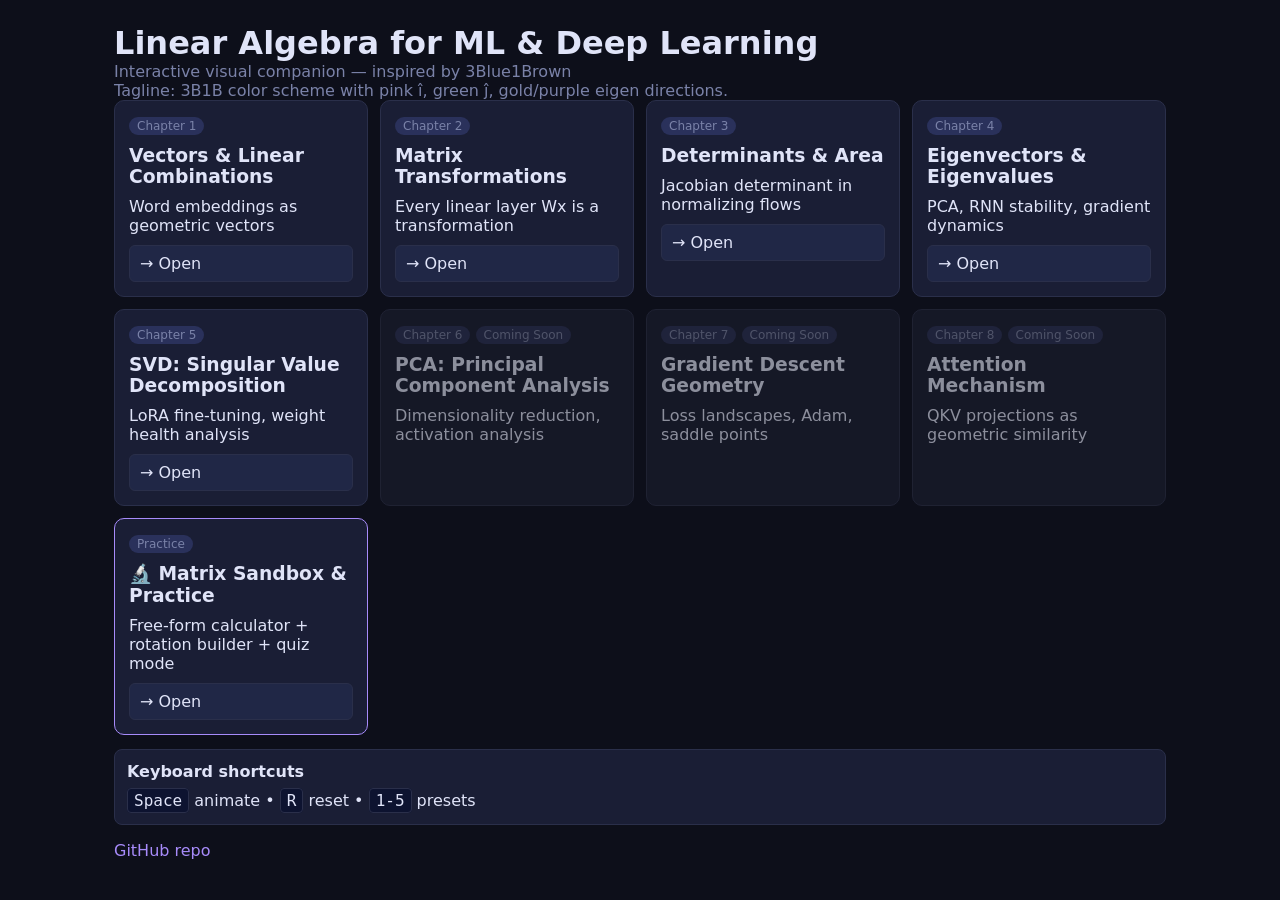
<file: index.html>
<!doctype html><html lang="en"><head><meta charset="UTF-8"><meta name="viewport" content="width=device-width, initial-scale=1.0"><title>Linear Algebra for ML & DL</title><link rel="stylesheet" href="css/theme.css"><link rel="stylesheet" href="css/components.css"><style>main{max-width:1100px;margin:auto;padding:24px}h1{font-size:2rem}.hero p{color:var(--text-dim)}.kbd{font-family:var(--font-mono);background:#0d1330;border:1px solid var(--border);padding:2px 6px;border-radius:4px}</style></head><body><main><section class="hero"><h1>Linear Algebra for ML & Deep Learning</h1><p>Interactive visual companion — inspired by 3Blue1Brown</p><p>Tagline: 3B1B color scheme with pink î, green ĵ, gold/purple eigen directions.</p></section><section id="grid" class="chapter-grid"></section><section class="panel" style="margin-top:14px"><div class="panel-title">Keyboard shortcuts</div><div class="narration"><span class="kbd">Space</span> animate • <span class="kbd">R</span> reset • <span class="kbd">1-5</span> presets</div></section><footer style="margin-top:16px"><a href="https://github.com/armaan-hub/Machine_Deep_Learning" target="_blank">GitHub repo</a></footer></main><script>
const chapters = [
  { n:1, title:'Vectors & Linear Combinations', file:'chapters/ch1-vectors-linear-combinations.html', punchline:'Word embeddings as geometric vectors', status:'live' },
  { n:2, title:'Matrix Transformations', file:'chapters/ch2-matrix-transformations.html', punchline:'Every linear layer Wx is a transformation', status:'live' },
  { n:3, title:'Determinants & Area', file:'chapters/ch3-determinants-area.html', punchline:'Jacobian determinant in normalizing flows', status:'live' },
  { n:4, title:'Eigenvectors & Eigenvalues', file:'chapters/ch4-eigenvectors-eigenvalues.html', punchline:'PCA, RNN stability, gradient dynamics', status:'live' },
  { n:5, title:'SVD: Singular Value Decomposition', file:'chapters/ch5-svd.html', punchline:'LoRA fine-tuning, weight health analysis', status:'live' },
  { n:6, title:'PCA: Principal Component Analysis', file:'#', punchline:'Dimensionality reduction, activation analysis', status:'coming' },
  { n:7, title:'Gradient Descent Geometry', file:'#', punchline:'Loss landscapes, Adam, saddle points', status:'coming' },
  { n:8, title:'Attention Mechanism', file:'#', punchline:'QKV projections as geometric similarity', status:'coming' },
];
const grid=document.getElementById('grid');
chapters.forEach(ch=>{const card=document.createElement('article');card.className='chapter-card'+(ch.status==='coming'?' coming-soon':'');card.innerHTML=`<div><span class="badge">Chapter ${ch.n}</span> ${ch.status==='coming'?'<span class="badge">Coming Soon</span>':''}</div><h3>${ch.title}</h3><p>${ch.punchline}</p>`;if(ch.status==='live'){const a=document.createElement('a');a.href=ch.file;a.className='btn';a.textContent='→ Open';card.appendChild(a);}grid.appendChild(card);});
// Sandbox card (special accent)
const sandboxCard = document.createElement('article');
sandboxCard.className = 'chapter-card';
sandboxCard.style.borderColor = '#a78bfa';
sandboxCard.innerHTML = `<div><span class="badge">Practice</span></div><h3>🔬 Matrix Sandbox & Practice</h3><p>Free-form calculator + rotation builder + quiz mode</p>`;
const sandboxLink = document.createElement('a');
sandboxLink.href = 'chapters/sandbox.html';
sandboxLink.className = 'btn';
sandboxLink.textContent = '→ Open';
sandboxCard.appendChild(sandboxLink);
grid.appendChild(sandboxCard);
</script></body></html>
</file>
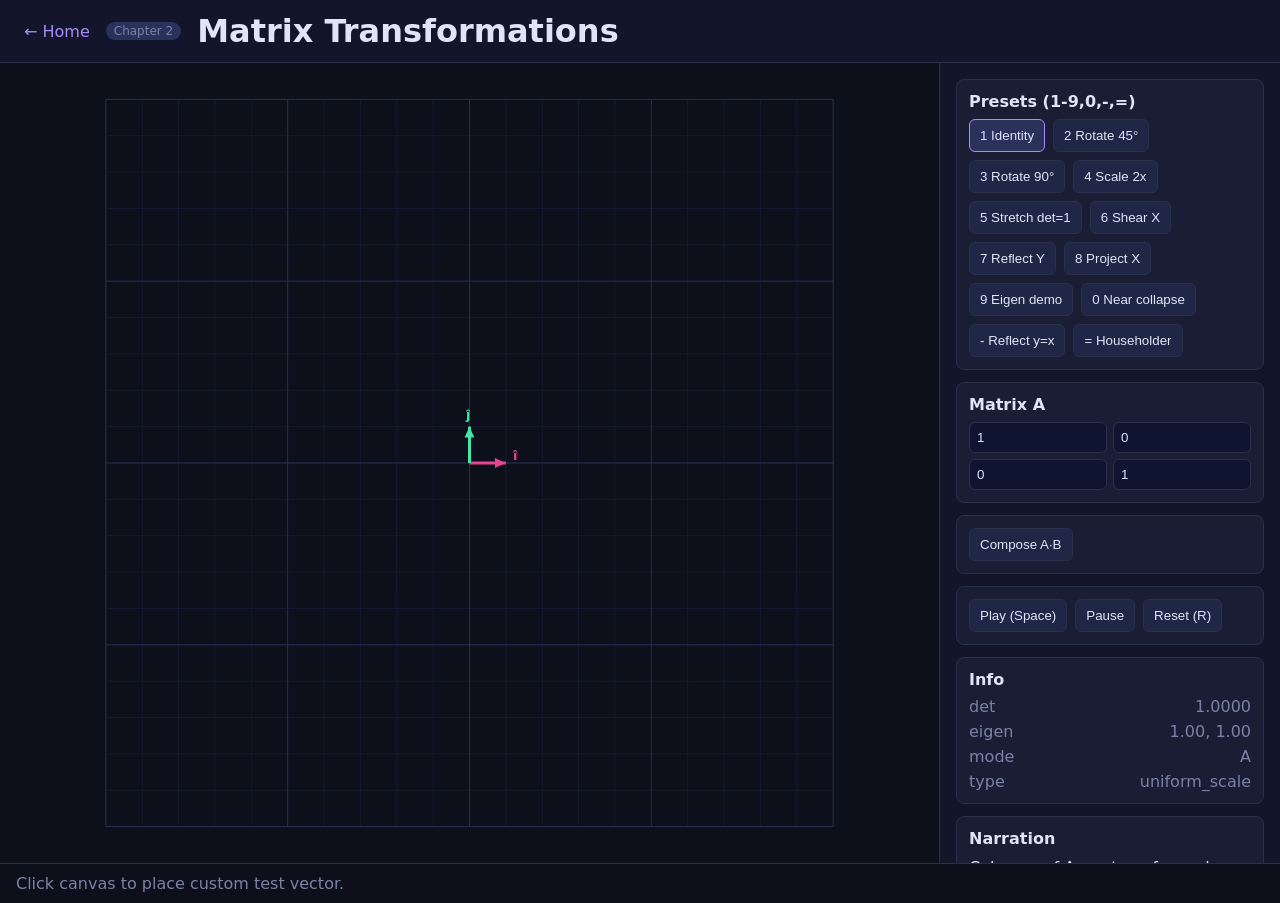
<file: chapters/ch2-matrix-transformations.html>
<!doctype html><html lang="en"><head>
<meta charset="UTF-8"/><meta name="viewport" content="width=device-width, initial-scale=1.0"/>
<title>Ch2 — Matrix Transformations</title>
<link rel="stylesheet" href="../css/theme.css"><link rel="stylesheet" href="../css/layout.css"><link rel="stylesheet" href="../css/components.css"></head><body>
<div class="chapter-shell"><header class="chapter-header"><a href="../index.html">← Home</a><span class="badge">Chapter 2</span><h1>Matrix Transformations</h1></header>
<main class="chapter-main"><section class="canvas-area"><canvas id="c"></canvas></section><aside class="sidebar">
<div class="panel"><div class="panel-title">Presets (1-9,0,-,=)</div><div id="presets" class="preset-bar"></div></div>
<div class="panel"><div class="panel-title">Matrix A</div><div class="input-grid" id="aGrid"></div></div>
<div class="panel"><button class="btn" id="composeToggle">Compose A·B</button><div id="composeBox" hidden><div class="panel-title" style="margin-top:8px">Matrix B</div><div class="input-grid" id="bGrid"></div></div></div>
<div class="panel"><div class="transport-bar"><button class="btn" id="play">Play (Space)</button><button class="btn" id="pause">Pause</button><button class="btn" id="reset">Reset (R)</button></div></div>
<div class="panel"><div class="panel-title">Info</div><div id="info" class="info-grid"></div></div>
<div class="panel"><div class="panel-title">Narration</div><div id="narr" class="narration"></div></div>
<div class="panel dl-panel"><div class="panel-title" id="dlh"></div><div id="dlc" class="narration"></div><pre class="code-block" id="dlcode"></pre></div>
<div class="panel exercise-panel"><div class="panel-title">Predict then reveal</div><div id="exercise"></div></div>
</aside></main><footer>Click canvas to place custom test vector.</footer></div>
<script src="../js/math-core.js"></script><script src="../js/renderer.js"></script><script src="../js/animation.js"></script><script src="../js/dl-annotations.js"></script><script src="../js/ui-shared.js"></script>
<script>
(()=>{
const canvas=document.getElementById('c');const r=new CanvasRenderer(canvas);
const C45=Math.cos(Math.PI/4),S45=Math.sin(Math.PI/4);
const presets=[[[1,0],[0,1]],[[C45,-S45],[S45,C45]],[[0,-1],[1,0]],[[2,0],[0,2]],[[2,0],[0,0.5]],[[1,1],[0,1]],[[-1,0],[0,1]],[[1,0],[0,0]],[[3,1],[0,2]],[[1,0],[0,0.01]],[[0,1],[1,0]],[[1-2*0.6*0.6,-2*0.6*0.8],[-2*0.6*0.8,1-2*0.8*0.8]]];
const names=['Identity','Rotate 45°','Rotate 90°','Scale 2x','Stretch det=1','Shear X','Reflect Y','Project X','Eigen demo','Near collapse','Reflect y=x','Householder'];
const keyMap=['1','2','3','4','5','6','7','8','9','0','-','='];
const s={A:[[1,0],[0,1]],B:[[1,0],[0,1]],compose:false,preset:0,prog:1,testVec:null,tween:null};
const ui={presets:document.getElementById('presets'),aGrid:document.getElementById('aGrid'),bGrid:document.getElementById('bGrid'),composeToggle:document.getElementById('composeToggle'),composeBox:document.getElementById('composeBox'),info:document.getElementById('info'),narr:document.getElementById('narr')};
function M(){return s.compose?MathCore.multiply(s.A,s.B):s.A;}
function drawInputs(el,m){el.innerHTML='';for(let i=0;i<2;i++)for(let j=0;j<2;j++){const inp=document.createElement('input');inp.className='m-input';inp.type='number';inp.step='0.01';inp.value=m[i][j];inp.oninput=()=>{m[i][j]=Number(inp.value)||0;s.preset=-1;save();updateExercise();};el.appendChild(inp);}}
function refreshPresets(){ui.presets.innerHTML='';presets.forEach((p,i)=>{const b=document.createElement('button');b.className='preset-btn'+(i===s.preset?' active':'');b.textContent=`${keyMap[i]} ${names[i]}`;b.onclick=()=>loadPreset(i);ui.presets.appendChild(b);});}
function loadPreset(i){s.preset=i;s.A=MathCore.clone(presets[i]);drawInputs(ui.aGrid,s.A);save();updateExercise();refreshPresets();}
function play(){if(s.tween)s.tween.stop();s.prog=0;s.tween=AnimationEngine.tween({duration:1200,onUpdate:e=>s.prog=e,onComplete:()=>s.prog=1});s.tween.play();}
function pause(){if(s.tween)s.tween.pause();}
function reset(){if(s.tween)s.tween.stop();s.prog=0;}
function render(){
  const mat=MathCore.interpolateMatrix(M(),s.prog,2);const eig=MathCore.eigen2(M());
  r.clear();r.drawGrid([[1,0],[0,1]],{ghost:true});r.drawGrid(mat);r.drawArrow([0,0],MathCore.multiplyVec(mat,[1,0]),'#e84393','î',3);r.drawArrow([0,0],MathCore.multiplyVec(mat,[0,1]),'#43e8a8','ĵ',3);
  if(s.testVec){const t=s.testVec,tx=MathCore.multiplyVec(mat,t);r.drawArrow([0,0],t,'#7a82a8','x',2);r.drawArrow([0,0],tx,'#a78bfa','Mx',3);r.drawDot(t,'#7a82a8',4);r.drawDot(tx,'#a78bfa',5);} 
  const det=MathCore.det2(M()); ui.info.innerHTML='';[['det',det.toFixed(4)],['eigen',eig.complex?eig.display[0]:eig.display.join(', ')],['mode',s.compose?'A·B':'A'],['type',DLAnnotations.classify(M(),eig).type]].forEach(([k,v])=>{const d=document.createElement('div');d.className='info-item';d.innerHTML=`<span>${k}</span><span>${v}</span>`;ui.info.appendChild(d)});
  ui.narr.textContent=s.compose?'Composition active: apply B then A. Order matters (non-commutative).':'Columns of A are transformed basis vectors.';
  const ann=DLAnnotations.classify(M(),eig);document.getElementById('dlh').textContent=ann.headline;document.getElementById('dlc').textContent=ann.dlConnection;document.getElementById('dlcode').textContent=ann.pytorch;
}
canvas.addEventListener('click',e=>{const rect=canvas.getBoundingClientRect();s.testVec=r.toWorld(e.clientX-rect.left,e.clientY-rect.top);save();});
ui.composeToggle.onclick=()=>{s.compose=!s.compose;ui.composeBox.hidden=!s.compose;ui.composeToggle.classList.toggle('active',s.compose);save();};
document.getElementById('play').onclick=play;document.getElementById('pause').onclick=pause;document.getElementById('reset').onclick=reset;
function updateExercise(){const d=MathCore.det2(M());const idx=Math.abs(d)<1e-8?2:(d>0?0:1);UIShared.createPredictReveal(document.getElementById('exercise'),'Will det(M) be positive, negative, or zero?',['Positive','Negative','Zero'],idx,`det=${d.toFixed(4)}`);}
function save(){UIShared.saveHash('ch2',{A:s.A,B:s.B,c:s.compose,p:s.preset,t:s.testVec});}
function load(){const h=UIShared.loadHash('ch2');if(!h)return; if(h.A)s.A=h.A;if(h.B)s.B=h.B;if(h.p!==undefined)s.preset=h.p;s.compose=!!h.c;s.testVec=h.t||null;ui.composeBox.hidden=!s.compose;ui.composeToggle.classList.toggle('active',s.compose);} 
UIShared.setupKeyboardShortcuts({Space:play,R:reset,1:()=>loadPreset(0),2:()=>loadPreset(1),3:()=>loadPreset(2),4:()=>loadPreset(3),5:()=>loadPreset(4),6:()=>loadPreset(5),7:()=>loadPreset(6),8:()=>loadPreset(7),9:()=>loadPreset(8),0:()=>loadPreset(9),'-':()=>loadPreset(10),'=':()=>loadPreset(11)});
load();drawInputs(ui.aGrid,s.A);drawInputs(ui.bGrid,s.B);refreshPresets();updateExercise();AnimationEngine.add(render);window.addEventListener('resize',()=>r.resize());
})();
</script></body></html>
</file>
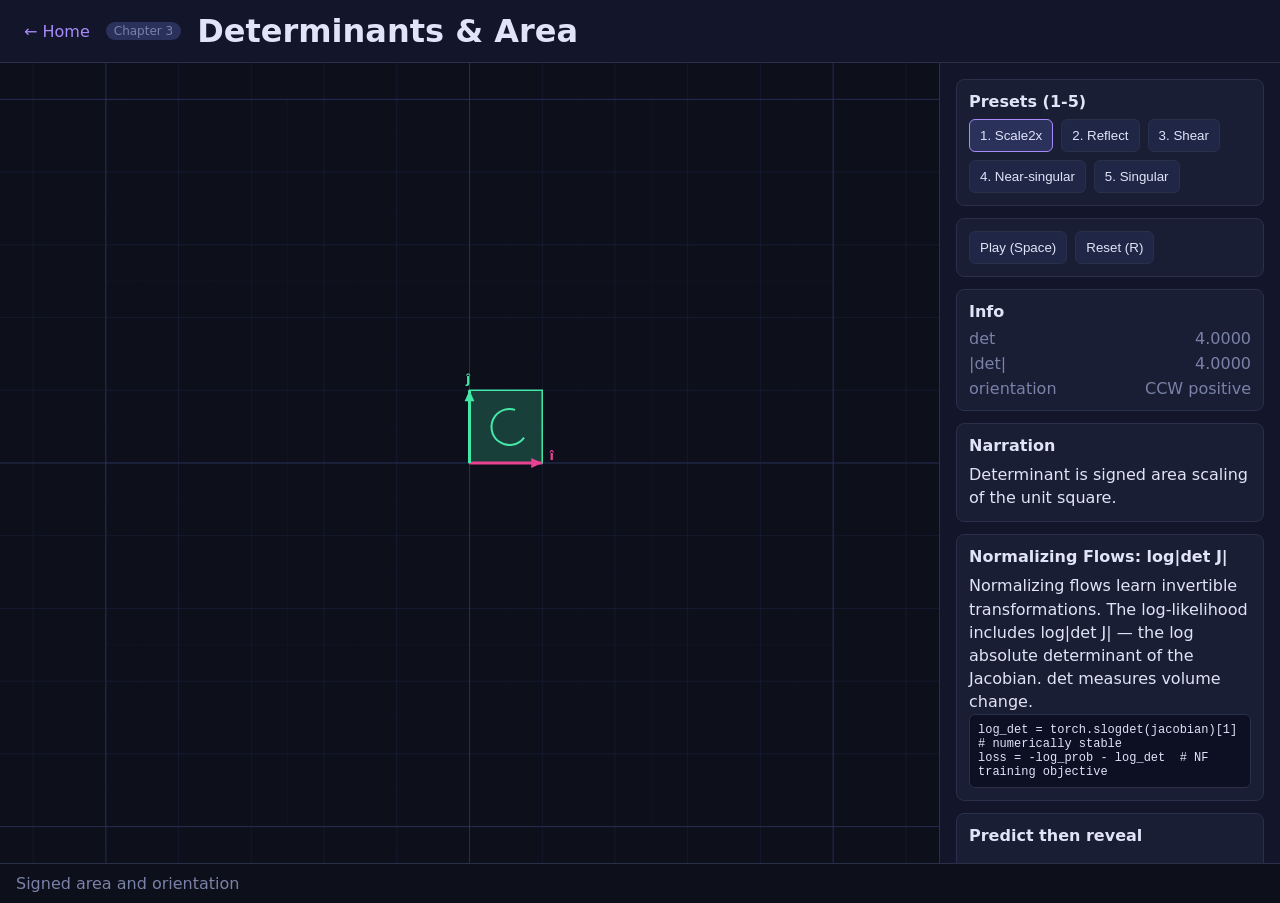
<file: chapters/ch3-determinants-area.html>
<!doctype html><html lang="en"><head><meta charset="UTF-8"><meta name="viewport" content="width=device-width, initial-scale=1.0"><title>Ch3 — Determinants</title><link rel="stylesheet" href="../css/theme.css"><link rel="stylesheet" href="../css/layout.css"><link rel="stylesheet" href="../css/components.css"></head><body>
<div class="chapter-shell"><header class="chapter-header"><a href="../index.html">← Home</a><span class="badge">Chapter 3</span><h1>Determinants & Area</h1></header><main class="chapter-main"><section class="canvas-area"><canvas id="c"></canvas></section><aside class="sidebar"><div class="panel"><div class="panel-title">Presets (1-5)</div><div id="presets" class="preset-bar"></div></div><div class="panel"><div class="transport-bar"><button id="play" class="btn">Play (Space)</button><button id="reset" class="btn">Reset (R)</button></div></div><div class="panel"><div class="panel-title">Info</div><div id="info" class="info-grid"></div></div><div class="panel"><div class="panel-title">Narration</div><div id="narr" class="narration"></div></div><div class="panel dl-panel"><div class="panel-title" id="dlh"></div><div id="dlc" class="narration"></div><pre class="code-block" id="dlcode"></pre></div><div class="panel exercise-panel"><div class="panel-title">Predict then reveal</div><div id="exercise"></div></div></aside></main><footer>Signed area and orientation</footer></div>
<script src="../js/math-core.js"></script><script src="../js/renderer.js"></script><script src="../js/animation.js"></script><script src="../js/dl-annotations.js"></script><script src="../js/ui-shared.js"></script>
<script>
(()=>{const c=document.getElementById('c'),r=new CanvasRenderer(c);const P=[{n:'Scale2x',M:[[2,0],[0,2]]},{n:'Reflect',M:[[-1,0],[0,1]]},{n:'Shear',M:[[1,1],[0,1]]},{n:'Near-singular',M:[[1,0],[0,0.08]]},{n:'Singular',M:[[1,0],[0,0]]}];const s={p:0,M:P[0].M,t:1};function setP(i){s.p=i;s.M=MathCore.clone(P[i].M);s.t=0;renderBtns();updEx();save();}
function renderBtns(){const el=document.getElementById('presets');el.innerHTML='';P.forEach((p,i)=>{const b=document.createElement('button');b.className='preset-btn'+(i===s.p?' active':'');b.textContent=`${i+1}. ${p.n}`;b.onclick=()=>setP(i);el.appendChild(b);});}
function play(){AnimationEngine.tween({duration:s.p===4?1500:1000,onUpdate:e=>s.t=e}).play();} function reset(){s.t=0;}
function orientArrow(det){const ctx=r.ctx,[x,y]=r.toScreen([0,0]);ctx.save();ctx.strokeStyle=det>0?'#43e8a8':det<0?'#e84393':'#aaa';ctx.lineWidth=2;ctx.beginPath();ctx.arc(x+40,y-36,18,0.2*Math.PI,1.6*Math.PI,det<0);ctx.stroke();ctx.restore();}
function draw(){const M=MathCore.interpolateMatrix(s.M,s.t,2),det=MathCore.det2(M);r.clear();r.drawGrid([[1,0],[0,1]],{ghost:true});r.drawGrid(M);const p0=[0,0],p1=MathCore.multiplyVec(M,[1,0]),p2=MathCore.multiplyVec(M,[1,1]),p3=MathCore.multiplyVec(M,[0,1]);const fill=Math.abs(det)<1e-3?'rgba(170,170,170,.3)':det>0?'rgba(67,232,168,.22)':'rgba(232,67,147,.22)';r.drawPolygon([p0,p1,p2,p3],fill,det>0?'#43e8a8':det<0?'#e84393':'#888');r.drawArrow([0,0],p1,'#e84393','î',3);r.drawArrow([0,0],p3,'#43e8a8','ĵ',3);orientArrow(det);const info=document.getElementById('info');info.innerHTML='';[['det',det.toFixed(4)],['|det|',Math.abs(det).toFixed(4)],['orientation',Math.abs(det)<1e-5?'collapse':det>0?'CCW positive':'CW flipped']].forEach(([k,v])=>{const d=document.createElement('div');d.className='info-item';d.innerHTML=`<span>${k}</span><span>${v}</span>`;info.appendChild(d)});document.getElementById('narr').textContent=Math.abs(det)<1e-5?'Area collapses to a line segment.':'Determinant is signed area scaling of the unit square.';}
function updEx(){const d=MathCore.det2(s.M);const idx=Math.abs(d)<1e-8?4:(d<0?3:(Math.abs(Math.abs(d)-1)<1e-4?2:(d>1?0:1)));UIShared.createPredictReveal(document.getElementById('exercise'),'Will area increase, decrease, stay the same, flip orientation, or collapse?',['Increase','Decrease','Stay the same','Flip orientation','Collapse'],idx,`det=${d.toFixed(3)}`);}
function save(){UIShared.saveHash('ch3',{p:s.p,t:s.t});}function load(){const h=UIShared.loadHash('ch3');if(!h)return; if(h.p>=0&&h.p<5){s.p=h.p;s.M=MathCore.clone(P[s.p].M);} s.t=h.t??1;}
document.getElementById('play').onclick=play;document.getElementById('reset').onclick=reset;UIShared.setupKeyboardShortcuts({Space:play,R:reset,1:()=>setP(0),2:()=>setP(1),3:()=>setP(2),4:()=>setP(3),5:()=>setP(4)});
const ann=DLAnnotations.get('jacobian_logdet');document.getElementById('dlh').textContent=ann.headline;document.getElementById('dlc').textContent=ann.dlConnection;document.getElementById('dlcode').textContent=ann.pytorch;load();renderBtns();updEx();AnimationEngine.add(draw);
})();
</script></body></html>
</file>
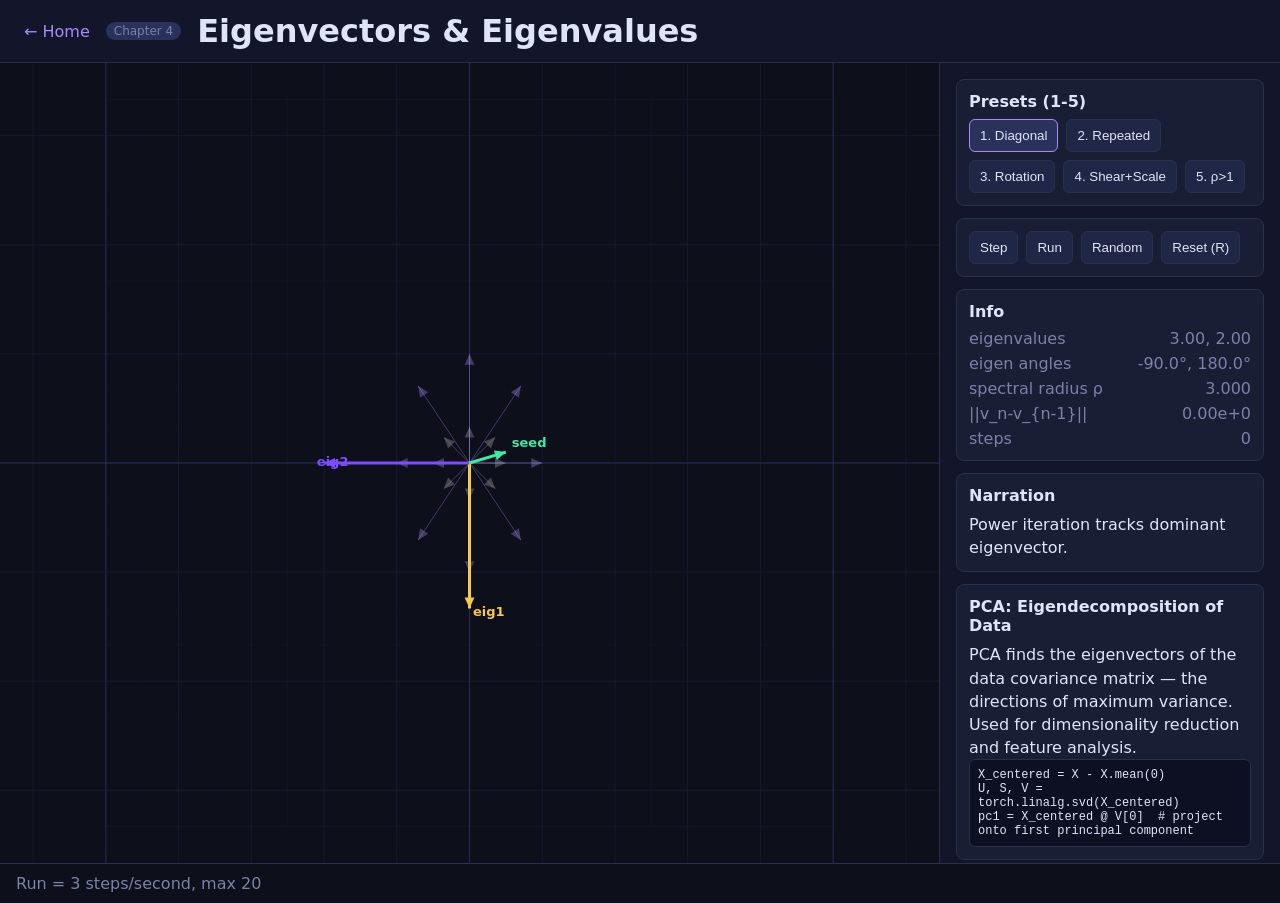
<file: chapters/ch4-eigenvectors-eigenvalues.html>
<!doctype html><html lang="en"><head><meta charset="UTF-8"><meta name="viewport" content="width=device-width, initial-scale=1.0"><title>Ch4 — Eigenvectors</title><link rel="stylesheet" href="../css/theme.css"><link rel="stylesheet" href="../css/layout.css"><link rel="stylesheet" href="../css/components.css"></head><body>
<div class="chapter-shell"><header class="chapter-header"><a href="../index.html">← Home</a><span class="badge">Chapter 4</span><h1>Eigenvectors & Eigenvalues</h1></header><main class="chapter-main"><section class="canvas-area"><canvas id="c"></canvas></section><aside class="sidebar"><div class="panel"><div class="panel-title">Presets (1-5)</div><div id="presets" class="preset-bar"></div></div><div class="panel"><div class="transport-bar"><button id="step" class="btn">Step</button><button id="run" class="btn">Run</button><button id="rand" class="btn">Random</button><button id="reset" class="btn">Reset (R)</button></div></div><div class="panel"><div class="panel-title">Info</div><div id="info" class="info-grid"></div></div><div class="panel"><div class="panel-title">Narration</div><div id="narr" class="narration"></div></div><div class="panel dl-panel"><div class="panel-title" id="dlh"></div><div id="dlc" class="narration"></div><pre class="code-block" id="dlcode"></pre></div><div class="panel exercise-panel"><div class="panel-title">Predict then reveal</div><div id="exercise"></div></div></aside></main><footer>Run = 3 steps/second, max 20</footer></div>
<script src="../js/math-core.js"></script><script src="../js/renderer.js"></script><script src="../js/animation.js"></script><script src="../js/dl-annotations.js"></script><script src="../js/ui-shared.js"></script>
<script>
(()=>{const c=document.getElementById('c'),r=new CanvasRenderer(c);const P=[[[2,0],[0,3]],[[2,0],[0,2]],[[0,-1],[1,0]],[[3,1],[0,2]],[[1.5,0],[0,0.5]]];const s={p:0,M:P[0],fan:Array.from({length:8},(_,i)=>[Math.cos(i*Math.PI/4),Math.sin(i*Math.PI/4)]),seed:[1,.3],prev:[1,.3],conv:0,n:0,timer:null};const labels=['Diagonal','Repeated','Rotation','Shear+Scale','ρ>1'];
function nm(v){const m=Math.hypot(v[0],v[1])||1;return[v[0]/m,v[1]/m]} function setP(i){s.p=i;s.M=MathCore.clone(P[i]);s.n=0;updDL();updEx();save();btns();}
function step(){s.prev=[...s.seed];s.seed=nm(MathCore.multiplyVec(s.M,s.seed));s.conv=Math.hypot(s.seed[0]-s.prev[0],s.seed[1]-s.prev[1]);s.n++;if(s.n>=20||s.conv<1e-4){clearInterval(s.timer);s.timer=null;}save();}
function run(){if(s.timer){clearInterval(s.timer);s.timer=null;return;}s.timer=setInterval(step,333);} function rand(){s.seed=nm([Math.random()*2-1,Math.random()*2-1]);} function reset(){clearInterval(s.timer);s.timer=null;s.seed=[1,.3];s.prev=[1,.3];s.conv=0;s.n=0;}
function btns(){const el=document.getElementById('presets');el.innerHTML='';labels.forEach((n,i)=>{const b=document.createElement('button');b.className='preset-btn'+(i===s.p?' active':'');b.textContent=`${i+1}. ${n}`;b.onclick=()=>setP(i);el.appendChild(b);});}
function draw(){const eig=MathCore.eigen2(s.M);r.clear();r.drawGrid([[1,0],[0,1]],{ghost:true});r.drawGrid(s.M);s.fan.forEach(v=>{r.drawArrow([0,0],v,'rgba(170,170,180,.35)','',1);r.drawArrow([0,0],MathCore.multiplyVec(s.M,v),'rgba(167,139,250,.35)','',1)});if(!eig.complex&&eig.vectors){if(eig.vectors[0]){const v=eig.vectors[0];r.drawArrow([0,0],[v[0]*4,v[1]*4],'#f7c948','eig1',3);}if(eig.vectors[1]&&!eig.repeated){const w=eig.vectors[1];r.drawArrow([0,0],[w[0]*4,w[1]*4],'#7c4dff','eig2',3);}}else{const [sx,sy]=r.toScreen([0,0]);r.ctx.fillStyle='#f7c948';r.ctx.fillText('No real eigenvectors',sx+12,sy-8);}r.drawArrow([0,0],s.seed,'#43e8a8','seed',3);const rho=Math.max(...eig.values.map(v=>Math.abs(v)));const info=document.getElementById('info');info.innerHTML='';[['eigenvalues',eig.complex?eig.display[0]:eig.display.join(', ')],['eigen angles',eig.complex?'none':eig.vectors.map(v=>v?((Math.atan2(v[1],v[0])*180/Math.PI).toFixed(1)+'°'):'-').join(', ')],['spectral radius ρ',rho.toFixed(3)],['||v_n-v_{n-1}||',s.conv.toExponential(2)],['steps',String(s.n)]].forEach(([k,v])=>{const d=document.createElement('div');d.className='info-item';d.innerHTML=`<span>${k}</span><span>${v}</span>`;info.appendChild(d)});document.getElementById('narr').textContent=eig.complex?'Complex eigenvalues: pure rotation has no real invariant line.':'Power iteration tracks dominant eigenvector.';}
function updDL(){const ann=(s.p===0||s.p===1)?DLAnnotations.get('pca'):DLAnnotations.get('spectral_radius');document.getElementById('dlh').textContent=ann.headline;document.getElementById('dlc').textContent=ann.dlConnection;document.getElementById('dlcode').textContent=ann.pytorch;}
function updEx(){const eig=MathCore.eigen2(s.M);const arrows=[[1,0],[Math.SQRT1_2,Math.SQRT1_2],[0,1],[-Math.SQRT1_2,Math.SQRT1_2]];let idx=0;if(!eig.complex&&eig.vectors&&eig.vectors[0]){let best=9;arrows.forEach((a,i)=>{const c=Math.abs(a[0]*eig.vectors[0][1]-a[1]*eig.vectors[0][0]);if(c<best){best=c;idx=i;}});}UIShared.createPredictReveal(document.getElementById('exercise'),'Which one stays on its own line?',['0°','45°','90°','135°'],idx,eig.complex?'No real eigenvector here.':'This direction aligns with an eigenvector.');}
function save(){UIShared.saveHash('ch4',{p:s.p,seed:s.seed,n:s.n});}function load(){const h=UIShared.loadHash('ch4');if(!h)return; if(h.p>=0&&h.p<5){s.p=h.p;s.M=MathCore.clone(P[s.p]);}if(h.seed)s.seed=h.seed;s.n=h.n||0;}
document.getElementById('step').onclick=step;document.getElementById('run').onclick=run;document.getElementById('rand').onclick=rand;document.getElementById('reset').onclick=reset;UIShared.setupKeyboardShortcuts({Space:run,R:reset,1:()=>setP(0),2:()=>setP(1),3:()=>setP(2),4:()=>setP(3),5:()=>setP(4)});
load();btns();updDL();updEx();AnimationEngine.add(draw);
})();
</script></body></html>
</file>
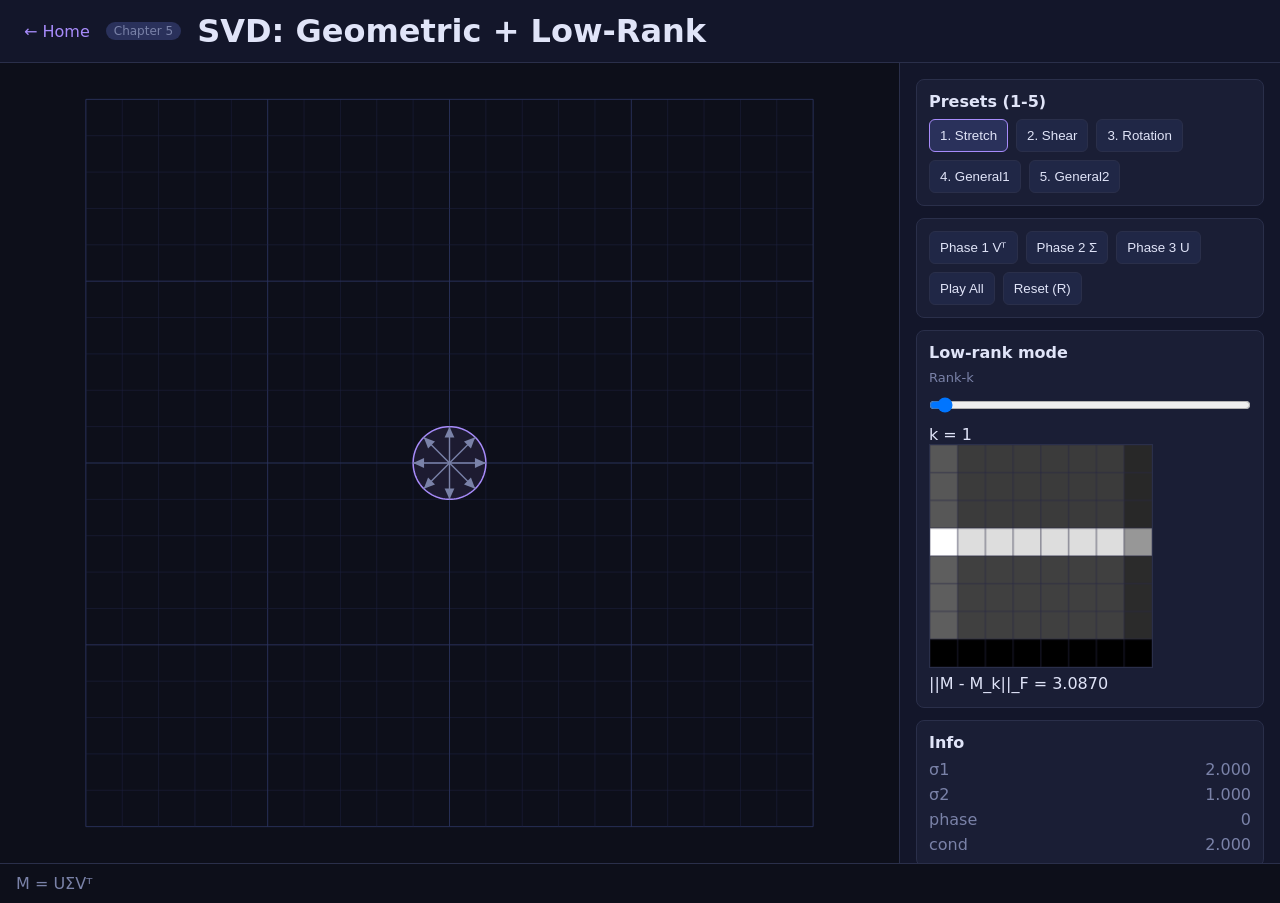
<file: chapters/ch5-svd.html>
<!doctype html><html lang="en"><head><meta charset="UTF-8"><meta name="viewport" content="width=device-width, initial-scale=1.0"><title>Ch5 — SVD</title><link rel="stylesheet" href="../css/theme.css"><link rel="stylesheet" href="../css/layout.css"><link rel="stylesheet" href="../css/components.css"><style>.dual{display:grid;grid-template-columns:1fr 380px;height:calc(100vh - 100px)}@media(max-width:900px){.dual{grid-template-columns:1fr;grid-template-rows:420px 1fr;height:auto}}</style></head><body>
<div class="chapter-shell"><header class="chapter-header"><a href="../index.html">← Home</a><span class="badge">Chapter 5</span><h1>SVD: Geometric + Low-Rank</h1></header><main class="dual"><section class="canvas-area"><canvas id="c"></canvas></section><aside class="sidebar"><div class="panel"><div class="panel-title">Presets (1-5)</div><div id="presets" class="preset-bar"></div></div><div class="panel"><div class="transport-bar"><button id="p1" class="btn">Phase 1 Vᵀ</button><button id="p2" class="btn">Phase 2 Σ</button><button id="p3" class="btn">Phase 3 U</button><button id="all" class="btn">Play All</button><button id="reset" class="btn">Reset (R)</button></div></div><div class="panel"><div class="panel-title">Low-rank mode</div><label>Rank-k</label><input id="k" type="range" min="1" max="8" step="1" value="1"><div id="kval"></div><canvas id="px" width="224" height="224" style="width:224px;height:224px;border:1px solid var(--border)"></canvas><div id="err" class="narration"></div></div><div class="panel"><div class="panel-title">Info</div><div id="info" class="info-grid"></div></div><div class="panel"><div class="panel-title">Narration</div><div id="narr" class="narration"></div></div><div class="panel dl-panel"><div class="panel-title" id="dlh"></div><div id="dlc" class="narration"></div><pre class="code-block" id="dlcode"></pre></div><div class="panel exercise-panel"><div class="panel-title">Predict then reveal</div><div id="exercise"></div></div></aside></main><footer>M = UΣVᵀ</footer></div>
<script src="../js/math-core.js"></script><script src="../js/renderer.js"></script><script src="../js/animation.js"></script><script src="../js/dl-annotations.js"></script><script src="../js/ui-shared.js"></script>
<script>
(()=>{const LETTER_A=[[0,0,0,1,1,0,0,0],[0,0,1,0,0,1,0,0],[0,1,0,0,0,0,1,0],[1,1,1,1,1,1,1,0],[1,0,0,0,0,0,0,1],[1,0,0,0,0,0,0,1],[1,0,0,0,0,0,0,1],[0,0,0,0,0,0,0,0]];const c=document.getElementById('c'),r=new CanvasRenderer(c);const P=[[[2,0],[0,1]],[[1,1],[0,1]],[[0,-1],[1,0]],[[1.2,0.3],[0.5,1.8]],[[-1,0.2],[0.3,1.4]]];const s={p:0,M:P[0],phase:0,t:1,S:[1,1],U:[[1,0],[0,1]],V:[[1,0],[0,1]],k:1,svd8:null};
function tr(A){return A[0].map((_,j)=>A.map(r=>r[j]))}function dot(a,b){return a.reduce((x,y,i)=>x+y*b[i],0)}function mv(A,v){return A.map(r=>dot(r,v))}function mm(A,B){const Bt=tr(B);return A.map(r=>Bt.map(c=>dot(r,c)))}function nm(v){const m=Math.sqrt(dot(v,v))||1;return v.map(x=>x/m)}function out(u,v){return u.map(ui=>v.map(vj=>ui*vj))}function sub(A,B){return A.map((r,i)=>r.map((x,j)=>x-B[i][j]))}
function svdPower(M,it=120){let R=M.map(r=>r.slice());const m=R.length,n=R[0].length,U=[],S=[],V=[];for(let k=0;k<Math.min(m,n);k++){let v=nm(Array.from({length:n},()=>Math.random()*2-1));for(let t=0;t<it;t++)v=nm(mv(mm(tr(R),R),v));let u=mv(R,v);let sigma=Math.sqrt(dot(u,u));if(sigma<1e-8){S.push(0);U.push(Array(m).fill(0));V.push(v);continue;}u=u.map(x=>x/sigma);S.push(sigma);U.push(u);V.push(v);R=sub(R,out(u,v).map(row=>row.map(x=>x*sigma)));}return{U:tr(U),S,V:tr(V)}}
function rk(svd,k){const m=svd.U.length,n=svd.V.length,o=Array.from({length:m},()=>Array(n).fill(0));for(let i=0;i<m;i++)for(let j=0;j<n;j++)for(let t=0;t<k;t++)o[i][j]+=svd.U[i][t]*svd.S[t]*svd.V[j][t];return o}
function frob(A,B){let s=0;for(let i=0;i<A.length;i++)for(let j=0;j<A[0].length;j++)s+=(A[i][j]-B[i][j])**2;return Math.sqrt(s)}
function drawPx(M){const x=document.getElementById('px').getContext('2d'),cell=28;x.clearRect(0,0,224,224);for(let i=0;i<8;i++)for(let j=0;j<8;j++){const v=Math.max(0,Math.min(1,M[i][j]));const g=Math.round(v*255);x.fillStyle=`rgb(${g},${g},${g})`;x.fillRect(j*cell,i*cell,cell,cell);x.strokeStyle='rgba(40,40,70,.5)';x.strokeRect(j*cell,i*cell,cell,cell)}}
function calc2(){const x=MathCore.svd2(s.M);s.S=x.S;s.U=x.U;s.V=x.V}
function setP(i){s.p=i;s.M=MathCore.clone(P[i]);s.phase=0;s.t=1;calc2();updEx();save();btns();}
function btns(){const el=document.getElementById('presets');el.innerHTML='';['Stretch','Shear','Rotation','General1','General2'].forEach((n,i)=>{const b=document.createElement('button');b.className='preset-btn'+(i===s.p?' active':'');b.textContent=`${i+1}. ${n}`;b.onclick=()=>setP(i);el.appendChild(b)});} 
function pbtn(ph){AnimationEngine.tween({duration:2000,onUpdate:e=>{s.phase=ph;s.t=e;},onComplete:()=>{s.phase=ph;s.t=1;if(ph===1)updEx();updDL();save();}}).play();}
function all(){AnimationEngine.multiPhaseAnimation([{duration:2000,onUpdate:e=>{s.phase=1;s.t=e;},onComplete:()=>{s.phase=1;s.t=1;updEx();}},{duration:2000,onUpdate:e=>{s.phase=2;s.t=e;},onComplete:()=>{s.phase=2;s.t=1;}},{duration:2000,onUpdate:e=>{s.phase=3;s.t=e;},onComplete:()=>{s.phase=3;s.t=1;updDL();save();}}]).start();}
function reset(){s.phase=0;s.t=1;}
function draw(){const I=[[1,0],[0,1]];const Vt=tr(s.V);const SVt=[[s.S[0]*Vt[0][0],s.S[0]*Vt[0][1]],[s.S[1]*Vt[1][0],s.S[1]*Vt[1][1]]];const froms=[I,I,Vt,SVt];const tos=[I,Vt,SVt,s.M];const Mi=MathCore.matLerp(froms[s.phase],tos[s.phase],s.t);r.clear();r.drawGrid([[1,0],[0,1]],{ghost:true});r.drawGrid(Mi);const pts=Array.from({length:100},(_,i)=>{const a=2*Math.PI*i/100;return[Math.cos(a),Math.sin(a)]}).map(p=>MathCore.multiplyVec(Mi,p));r.drawPolygon(pts,'rgba(167,139,250,.1)','#a78bfa');Array.from({length:8},(_,i)=>{const a=2*Math.PI*i/8;const v=[Math.cos(a),Math.sin(a)];r.drawArrow([0,0],MathCore.multiplyVec(Mi,v),'#7a82a8','',1.4)});if(s.phase>=2){const ang=Math.atan2(s.U[1][0],s.U[0][0]);r.drawEllipse(0,0,s.S[0],s.S[1],ang,'#f7c948',2);}const info=document.getElementById('info');info.innerHTML='';[['σ1',s.S[0].toFixed(3)],['σ2',s.S[1].toFixed(3)],['phase',String(s.phase)],['cond',s.S[1]>1e-9?(s.S[0]/s.S[1]).toFixed(3):'∞']].forEach(([k,v])=>{const d=document.createElement('div');d.className='info-item';d.innerHTML=`<span>${k}</span><span>${v}</span>`;info.appendChild(d)});document.getElementById('narr').textContent=s.phase===1?'V aligns input space with singular directions.':s.phase===2?`Σ scales: σ₁=${s.S[0].toFixed(2)}, σ₂=${s.S[1].toFixed(2)}`:s.phase===3?'U rotates into output space.':'Unit circle baseline.';}
function updEx(){const idx=s.S[0]>=s.S[1]?0:1;UIShared.createPredictReveal(document.getElementById('exercise'),'Which axis stretches more in Phase 2?',['Right-axis direction','Left-axis direction'],idx,`σ₁=${s.S[0].toFixed(2)}, σ₂=${s.S[1].toFixed(2)}`)}
function updLow(){if(!s.svd8)s.svd8=svdPower(LETTER_A,140);s.k=Number(document.getElementById('k').value);document.getElementById('kval').textContent='k = '+s.k;const mk=rk(s.svd8,s.k);drawPx(mk);document.getElementById('err').textContent=`||M - M_k||_F = ${frob(LETTER_A,mk).toFixed(4)}`;save();}
function updDL(){const a=s.phase<2?DLAnnotations.get('lora'):DLAnnotations.get('svd');document.getElementById('dlh').textContent=a.headline;document.getElementById('dlc').textContent=a.dlConnection;document.getElementById('dlcode').textContent=a.pytorch;}
function save(){UIShared.saveHash('ch5',{p:s.p,ph:s.phase,k:s.k});} function load(){const h=UIShared.loadHash('ch5');if(!h)return; if(h.p>=0&&h.p<5){s.p=h.p;s.M=MathCore.clone(P[s.p]);}s.phase=h.ph||0;s.k=h.k||1;document.getElementById('k').value=s.k;}
document.getElementById('p1').onclick=()=>pbtn(1);document.getElementById('p2').onclick=()=>pbtn(2);document.getElementById('p3').onclick=()=>pbtn(3);document.getElementById('all').onclick=all;document.getElementById('reset').onclick=reset;document.getElementById('k').oninput=updLow;UIShared.setupKeyboardShortcuts({Space:all,R:reset,1:()=>setP(0),2:()=>setP(1),3:()=>setP(2),4:()=>setP(3),5:()=>setP(4)});
load();calc2();btns();updEx();updLow();updDL();AnimationEngine.add(draw);
})();
</script></body></html>
</file>
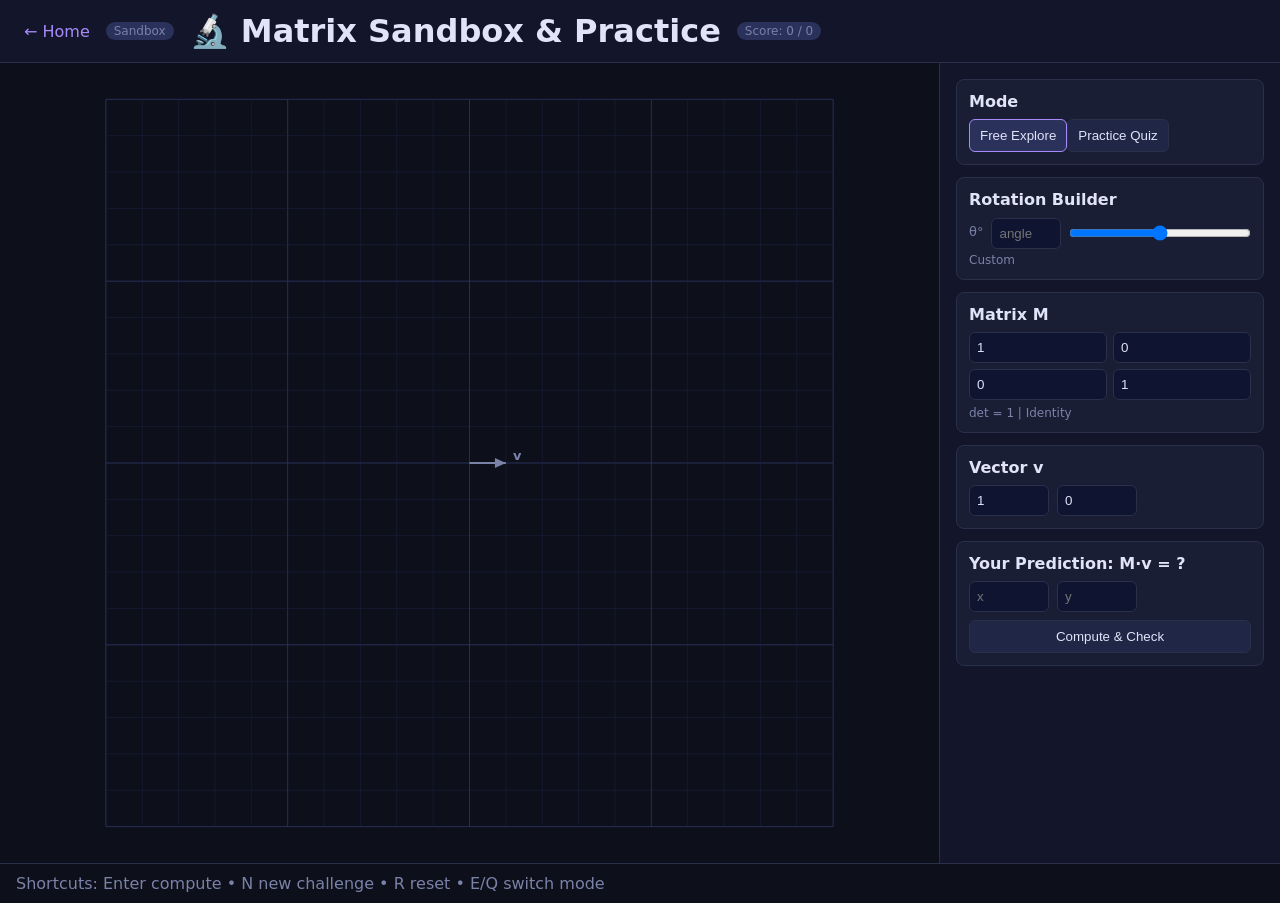
<file: chapters/sandbox.html>
<!doctype html><html lang="en"><head>
<meta charset="UTF-8"/><meta name="viewport" content="width=device-width, initial-scale=1.0"/>
<title>Matrix Sandbox & Practice</title>
<link rel="stylesheet" href="../css/theme.css"><link rel="stylesheet" href="../css/layout.css"><link rel="stylesheet" href="../css/components.css"></head><body>
<div class="chapter-shell"><header class="chapter-header"><a href="../index.html">← Home</a><span class="badge">Sandbox</span><h1>🔬 Matrix Sandbox & Practice</h1><span id="scoreBadge" class="badge" hidden>Score: 0 / 0</span></header>
<main class="chapter-main"><section class="canvas-area"><canvas id="c"></canvas></section><aside class="sidebar">
<div class="panel"><div class="panel-title">Mode</div><div class="btn-group"><button id="modeExplore" class="btn active">Free Explore</button><button id="modeQuiz" class="btn">Practice Quiz</button></div></div>
<div class="panel" id="rotPanel"><div class="panel-title">Rotation Builder</div><div style="display:flex;gap:8px;align-items:center"><label>θ°</label><input id="thetaNum" type="number" step="1" min="-360" max="360" class="m-input" style="width:70px" placeholder="angle"><input id="thetaSlider" type="range" min="-180" max="180" step="1" style="flex:1"></div><div id="rotLabel" style="font-size:12px;margin-top:4px;color:var(--text-dim)">Custom</div></div>
<div class="panel"><div class="panel-title">Matrix M</div><div class="input-grid" id="mGrid"></div><div id="matInfo" style="font-size:12px;margin-top:6px;color:var(--text-dim)">det = 1.0000 | Identity</div></div>
<div class="panel"><div class="panel-title">Vector v</div><div style="display:flex;gap:8px"><input id="vx" type="number" step="0.1" class="m-input" style="width:80px"><input id="vy" type="number" step="0.1" class="m-input" style="width:80px"></div></div>
<div class="panel"><div class="panel-title">Your Prediction: M·v = ?</div><div style="display:flex;gap:8px"><input id="predX" type="number" step="0.1" class="m-input" style="width:80px" placeholder="x"><input id="predY" type="number" step="0.1" class="m-input" style="width:80px" placeholder="y"></div><button id="computeBtn" class="btn" style="margin-top:8px;width:100%" disabled>Compute & Check</button></div>
<div class="panel" id="resultPanel" hidden><div class="panel-title">Result</div><pre id="formulaBlock" style="font-family:var(--font-mono);font-size:12px;line-height:1.6;color:var(--text-dim)"></pre><div id="badges" style="margin-top:8px"></div></div>
<div class="panel" id="quizPanel" hidden><button id="newChallengeBtn" class="btn" style="width:100%">New Challenge (N)</button></div>
</aside></main><footer>Shortcuts: Enter compute • N new challenge • R reset • E/Q switch mode</footer></div>
<script src="../js/math-core.js"></script>
<script src="../js/renderer.js"></script>
<script src="../js/animation.js"></script>
<script src="../js/dl-annotations.js"></script>
<script src="../js/ui-shared.js"></script>
<script>(()=>{
const canvas=document.getElementById('c');
const r=new CanvasRenderer(canvas);
const s={
  mode:'explore',
  M:[[1,0],[0,1]],
  v:[1,0],
  pred:[null,null],
  result:null,
  theta:null,
  score:{correct:0,total:0},
  revealed:false,
  animProg:1,
  activeTween:null,
};
const QUIZ_POOL=[
  [[0,-1],[1,0]],
  [[-1,0],[0,-1]],
  [[Math.round(Math.cos(Math.PI/4)*10000)/10000,-Math.round(Math.sin(Math.PI/4)*10000)/10000],[Math.round(Math.sin(Math.PI/4)*10000)/10000,Math.round(Math.cos(Math.PI/4)*10000)/10000]],
  [[2,0],[0,2]],
  [[0.5,0],[0,0.5]],
  [[1,1],[0,1]],
  [[-1,0],[0,1]],
  [[1,0],[0,-1]],
];
function classifyMatrix(M){
  const det=MathCore.det2(M);
  const [[a,b],[c,d]]=M;
  const eps=0.01;
  if(Math.abs(det)<eps)return 'Singular';
  if(det<-eps)return 'Reflection';
  const isDiag=Math.abs(b)<eps&&Math.abs(c)<eps;
  if(isDiag){
    if(Math.abs(a-d)<eps){
      if(Math.abs(det-1)<eps&&Math.abs(a+1)<eps)return 'Rotation';
      return Math.abs(a-1)<eps?'Identity':'Uniform Scale';
    }
    return 'Scale';
  }
  if(Math.abs(det-1)<eps&&Math.abs(a-d)<eps&&Math.abs(b+c)<eps)return 'Rotation';
  if(Math.abs(a-1)<eps&&Math.abs(d-1)<eps)return 'Shear';
  return 'Custom';
}
function save(){UIShared.saveHash('sandbox',{M:s.M,v:s.v,mode:s.mode,theta:s.theta});}
function load(){
  const h=UIShared.loadHash('sandbox');
  if(!h)return;
  if(h.M)s.M=h.M;
  if(h.v)s.v=h.v;
  if(h.mode)s.mode=h.mode;
  if(h.theta!==undefined)s.theta=h.theta;
}
function updateComputeBtn(){
  document.getElementById('computeBtn').disabled=(s.pred[0]===null||s.pred[1]===null);
}
function updateScoreBadge(){
  const el=document.getElementById('scoreBadge');
  el.textContent=`Score: ${s.score.correct} / ${s.score.total}`;
  el.hidden=(s.mode!=='quiz');
}
function updateMatInfo(){
  const det=MathCore.det2(s.M);
  const type=s.theta!==null?`Rotation ${s.theta}°`:classifyMatrix(s.M);
  document.getElementById('matInfo').textContent=`det = ${parseFloat(det.toFixed(4))} | ${type}`;
}
function breakRotLink(){
  s.theta=null;
  document.getElementById('thetaNum').value='';
  document.getElementById('rotLabel').textContent='Custom';
}
function drawMatrixInputs(){
  const grid=document.getElementById('mGrid');
  grid.innerHTML='';
  for(let i=0;i<2;i++)for(let j=0;j<2;j++){
    const inp=document.createElement('input');
    inp.className='m-input';
    inp.type='number';
    inp.step='0.01';
    inp.value=parseFloat(s.M[i][j].toFixed(4));
    inp.disabled=(s.mode==='quiz');
    inp.oninput=()=>{
    s.M[i][j]=Number(inp.value)||0;
      breakRotLink();
      s.result=null;s.revealed=false;
      if(s.activeTween){s.activeTween.stop();s.activeTween=null;}
      s.animProg=1;
      document.getElementById('resultPanel').hidden=true;
      updateMatInfo();
      save();
    };
    grid.appendChild(inp);
  }
}
function syncVInputs(){
  const vxEl=document.getElementById('vx');
  const vyEl=document.getElementById('vy');
  vxEl.value=s.v[0];
  vyEl.value=s.v[1];
  vxEl.disabled=(s.mode==='quiz');
  vyEl.disabled=(s.mode==='quiz');
}
function applyTheta(theta){
  s.theta=theta;
  const rad=theta*Math.PI/180;
  s.M=[[Math.cos(rad),-Math.sin(rad)],[Math.sin(rad),Math.cos(rad)]];
  document.getElementById('rotLabel').textContent=`Linked rotation: ${theta}°`;
  s.result=null;s.revealed=false;
  if(s.activeTween){s.activeTween.stop();s.activeTween=null;}
  s.animProg=1;
  document.getElementById('resultPanel').hidden=true;
  drawMatrixInputs();
  updateMatInfo();
  save();
}
function showResultPanel(Mv){
  const [[a,b],[c,d]]=s.M;
  const [x,y]=s.v;
  const f=v=>parseFloat(v.toFixed(4));
  document.getElementById('formulaBlock').textContent=
    `[ ${f(a).toFixed(4)}  ${f(b).toFixed(4)} ] [ ${f(x).toFixed(4)} ]   [ ${f(a)}·${f(x)} + ${f(b)}·${f(y)} ]   [ ${f(Mv[0]).toFixed(4)} ]\n`+
    `[ ${f(c).toFixed(4)}  ${f(d).toFixed(4)} ] [ ${f(y).toFixed(4)} ] = [ ${f(c)}·${f(x)} + ${f(d)}·${f(y)} ] = [ ${f(Mv[1]).toFixed(4)} ]`;
  const badges=document.getElementById('badges');
  badges.innerHTML='';
  ['x','y'].forEach((comp,i)=>{
    const diff=Math.abs((s.pred[i]||0)-Mv[i]);
    const correct=diff<=0.05;
    const div=document.createElement('div');
    div.style.cssText='margin:4px 0;font-size:13px';
    div.innerHTML=correct?`✅ ${comp}: correct (${f(Mv[i])})`:`❌ ${comp}: got ${f(s.pred[i]||0)}, actual ${f(Mv[i])}`;
    badges.appendChild(div);
  });
  document.getElementById('resultPanel').hidden=false;
}
function computeAndCheck(){
  if(s.pred[0]===null||s.pred[1]===null)return;
  if(s.mode==='quiz'&&s.revealed)return;
  const Mv=MathCore.multiplyVec(s.M,s.v);
  s.result=Mv;
  s.revealed=true;
  s.animProg=0;
  if(s.activeTween)s.activeTween.stop();
  s.activeTween=AnimationEngine.tween({
    duration:500,
    onUpdate:(e)=>{s.animProg=e;},
    onComplete:()=>{s.animProg=1;s.activeTween=null;}
  });
  s.activeTween.play();
  showResultPanel(Mv);
  if(s.mode==='quiz'){
    s.score.total++;
    const dx=Math.abs(s.pred[0]-Mv[0]);
    const dy=Math.abs(s.pred[1]-Mv[1]);
    if(dx<=0.05&&dy<=0.05)s.score.correct++;
    updateScoreBadge();
  }
}
function genRandom(){
  const vals=[-2,-1,1,2];
  let M,tries=0;
  do{
    M=[[vals[Math.floor(Math.random()*4)],vals[Math.floor(Math.random()*4)]],[vals[Math.floor(Math.random()*4)],vals[Math.floor(Math.random()*4)]]];
    tries++;
  }while(Math.abs(MathCore.det2(M))<0.1&&tries<20);
  if(tries>=20&&Math.abs(MathCore.det2(M))<0.1)M=[[2,1],[1,1]];
  return M;
}
function genVector(){
  let v,tries=0;
  do{v=[Math.floor(Math.random()*7)-3,Math.floor(Math.random()*7)-3];tries++;}while(v[0]===0&&v[1]===0&&tries<20);
  return v;
}
function newChallenge(){
  if(s.mode!=='quiz')return;
  const pool=[...QUIZ_POOL,genRandom()];
  s.M=pool[Math.floor(Math.random()*pool.length)];
  s.v=genVector();
  s.pred=[null,null];
  s.result=null;
  s.revealed=false;
  s.theta=null;
  document.getElementById('thetaNum').value='';
  document.getElementById('rotLabel').textContent='Custom';
  if(s.activeTween){s.activeTween.stop();s.activeTween=null;}
  s.animProg=1;
  document.getElementById('predX').value='';
  document.getElementById('predY').value='';
  document.getElementById('resultPanel').hidden=true;
  drawMatrixInputs();
  syncVInputs();
  updateMatInfo();
  updateComputeBtn();
  save();
}
function resetView(){
  s.pred=[null,null];
  s.result=null;
  s.revealed=false;
  if(s.activeTween){s.activeTween.stop();s.activeTween=null;}
  s.animProg=1;
  document.getElementById('predX').value='';
  document.getElementById('predY').value='';
  document.getElementById('resultPanel').hidden=true;
  updateComputeBtn();
}
function setMode(mode){
  s.mode=mode;
  s.pred=[null,null];
  s.result=null;
  s.revealed=false;
  document.getElementById('predX').value='';
  document.getElementById('predY').value='';
  document.getElementById('resultPanel').hidden=true;
  if(s.activeTween){s.activeTween.stop();s.activeTween=null;}
  s.animProg=1;
  document.getElementById('modeExplore').classList.toggle('active',mode==='explore');
  document.getElementById('modeQuiz').classList.toggle('active',mode==='quiz');
  document.getElementById('rotPanel').style.display=mode==='explore'?'':'none';
  document.getElementById('quizPanel').hidden=(mode!=='quiz');
  document.getElementById('scoreBadge').hidden=(mode!=='quiz');
  drawMatrixInputs();
  syncVInputs();
  updateComputeBtn();
  save();
  if(mode==='quiz')newChallenge();
}
function drawScene(){
  const mat=s.M;
  r.clear();
  r.drawGrid([[1,0],[0,1]],{ghost:true});
  r.drawGrid(mat);
  const vLen=Math.hypot(s.v[0],s.v[1]);
  if(vLen>0.001)r.drawArrow([0,0],s.v,'#7a82a8','v',2);
  if(s.revealed){
    const Mv=s.result;
    const pt=[s.v[0]+(Mv[0]-s.v[0])*s.animProg,s.v[1]+(Mv[1]-s.v[1])*s.animProg];
    r.drawArrow([0,0],pt,'#f7c948','Mv',2.5);
    if(s.pred[0]!==null&&s.pred[1]!==null){
      const ctx=r.ctx;
      ctx.save();
      ctx.setLineDash([6,4]);
      r.drawArrow([0,0],[s.pred[0],s.pred[1]],'#a78bfa','pred',2);
      ctx.setLineDash([]);
      ctx.restore();
    }
  }
  const det=MathCore.det2(s.M);
  if(Math.abs(Math.abs(det)-1)<0.01&&Math.abs(s.M[0][1])>0.01){
    const ctx=r.ctx;
    const [ox,oy]=r.toScreen([0,0]);
    const arcR=r.scale*1.2;
    const angle=Math.atan2(s.M[1][0],s.M[0][0]);
    ctx.save();
    ctx.strokeStyle='rgba(167,139,250,0.5)';
    ctx.lineWidth=1.5;
    ctx.beginPath();
    ctx.arc(ox,oy,arcR,0,-angle,angle>0);
    ctx.stroke();
    ctx.restore();
  }
}
const thetaNum=document.getElementById('thetaNum');
const thetaSlider=document.getElementById('thetaSlider');
const predXEl=document.getElementById('predX');
const predYEl=document.getElementById('predY');
thetaNum.addEventListener('input',()=>{
  const v=thetaNum.value;
  if(v===''){breakRotLink();updateMatInfo();save();return;}
  const t=Number.isFinite(Number(v))?Number(v):0;
  thetaSlider.value=Math.max(-180,Math.min(180,t));
  applyTheta(t);
});
thetaSlider.addEventListener('input',()=>{
  const t=Number(thetaSlider.value);
  thetaNum.value=t;
  applyTheta(t);
});
document.getElementById('modeExplore').onclick=()=>setMode('explore');
document.getElementById('modeQuiz').onclick=()=>setMode('quiz');
document.getElementById('newChallengeBtn').onclick=newChallenge;
document.getElementById('vx').addEventListener('input',e=>{
  s.v[0]=Number(e.target.value)||0;
  s.result=null;s.revealed=false;
  if(s.activeTween){s.activeTween.stop();s.activeTween=null;}
  s.animProg=1;
  document.getElementById('resultPanel').hidden=true;
  save();
});
document.getElementById('vy').addEventListener('input',e=>{
  s.v[1]=Number(e.target.value)||0;
  s.result=null;s.revealed=false;
  if(s.activeTween){s.activeTween.stop();s.activeTween=null;}
  s.animProg=1;
  document.getElementById('resultPanel').hidden=true;
  save();
});
[predXEl,predYEl].forEach(inp=>{
  inp.addEventListener('keydown',e=>{
    if(e.key==='Enter'&&s.pred[0]!==null&&s.pred[1]!==null){
      e.preventDefault();
      computeAndCheck();
    }
  });
  inp.addEventListener('input',()=>{
    s.pred=[
      document.getElementById('predX').value!==''?Number(document.getElementById('predX').value):null,
      document.getElementById('predY').value!==''?Number(document.getElementById('predY').value):null,
    ];
    updateComputeBtn();
  });
});
document.getElementById('computeBtn').onclick=computeAndCheck;
canvas.addEventListener('click',e=>{
  if (s.mode === 'quiz') return;
  const rect=canvas.getBoundingClientRect();
  const wc=r.toWorld(e.clientX-rect.left,e.clientY-rect.top);
  s.v=[Math.round(wc[0]*2)/2,Math.round(wc[1]*2)/2];
  s.result=null;
  s.revealed=false;
  if(s.activeTween){s.activeTween.stop();s.activeTween=null;}
  s.animProg=1;
  document.getElementById('resultPanel').hidden=true;
  syncVInputs();
  save();
});
UIShared.setupKeyboardShortcuts({
  Enter:computeAndCheck,
  n:newChallenge,
  r:resetView,
  e:()=>setMode('explore'),
  q:()=>setMode('quiz'),
});
load();
drawMatrixInputs();
syncVInputs();
if(s.theta!==null&&s.theta!==undefined){
  thetaNum.value=s.theta;
  thetaSlider.value=Math.max(-180,Math.min(180,s.theta));
  document.getElementById('rotLabel').textContent=`Linked rotation: ${s.theta}°`;
}else{
  thetaNum.value='';
  document.getElementById('rotLabel').textContent='Custom';
}
updateMatInfo();
updateScoreBadge();
document.getElementById('modeExplore').classList.toggle('active',s.mode==='explore');
document.getElementById('modeQuiz').classList.toggle('active',s.mode==='quiz');
document.getElementById('rotPanel').style.display=s.mode==='explore'?'':'none';
document.getElementById('quizPanel').hidden=(s.mode!=='quiz');
document.getElementById('scoreBadge').hidden=(s.mode!=='quiz');
updateComputeBtn();
AnimationEngine.add(drawScene);
window.addEventListener('resize',()=>r.resize());
})();</script></body></html>
</file>
<file: css/theme.css>
:root {
  --bg: #0d0f1a;
  --bg-panel: #13162a;
  --bg-card: #1a1e35;
  --border: #2a2f4a;
  --text: #e0e4f8;
  --text-dim: #7a82a8;
  --accent: #a78bfa;
  --i-hat: #e84393;
  --j-hat: #43e8a8;
  --eigen1: #f7c948;
  --eigen2: #7c4dff;
  --positive: #43e8a8;
  --negative: #e84393;
  --neutral: #a78bfa;
  --font-mono: 'JetBrains Mono', 'Fira Code', monospace;
  --font-sans: 'Inter', 'Segoe UI', system-ui, sans-serif;
  --radius: 8px;
  --transition: 0.2s ease;
}

* { box-sizing: border-box; margin: 0; padding: 0; }
html, body { height: 100%; background: var(--bg); color: var(--text); font-family: var(--font-sans); }
a { color: var(--accent); text-decoration: none; }
</file>
<file: css/components.css>
.panel{background:var(--bg-card);border:1px solid var(--border);border-radius:var(--radius);padding:12px}
.panel-title{font-weight:700;margin-bottom:8px}
.preset-bar{display:flex;flex-wrap:wrap;gap:8px}
.preset-btn,.btn,.exercise-btn{background:#202746;color:var(--text);border:1px solid var(--border);border-radius:6px;padding:8px 10px;cursor:pointer;transition:var(--transition)}
.preset-btn:hover,.btn:hover,.exercise-btn:hover{border-color:var(--accent)}
.preset-btn.active,.btn.active{background:#2a315b;border-color:var(--accent)}
.transport-bar{display:flex;gap:8px;flex-wrap:wrap}
.info-grid{display:grid;grid-template-columns:1fr;gap:6px}
.info-item{display:flex;justify-content:space-between;gap:10px;color:var(--text-dim)}
.narration{line-height:1.45;color:var(--text)}
.dl-panel .code-block, .code-block{background:#0c1022;border:1px solid var(--border);border-radius:6px;padding:8px;white-space:pre-wrap;font-family:var(--font-mono);font-size:12px}
.exercise-panel{display:flex;flex-direction:column;gap:8px}
.exercise-question{font-weight:600}
.exercise-options{display:flex;gap:8px;flex-wrap:wrap}
.exercise-reveal{font-size:13px;color:var(--text-dim)}
.badge{display:inline-block;padding:2px 8px;border-radius:999px;background:#2a315b;color:var(--text-dim);font-size:12px}
.coming-soon{opacity:.6;filter:grayscale(.25)}
.chapter-card{background:var(--bg-card);border:1px solid var(--border);border-radius:10px;padding:14px;display:flex;flex-direction:column;gap:10px}
.chapter-grid{display:grid;grid-template-columns:repeat(auto-fit,minmax(240px,1fr));gap:12px}
.input-grid{display:grid;grid-template-columns:repeat(2,minmax(0,1fr));gap:6px}
.m-input,input[type='number'],input[type='range']{width:100%;background:#0f1430;color:var(--text);border:1px solid var(--border);border-radius:6px;padding:7px}
label{font-size:13px;color:var(--text-dim);display:block;margin-bottom:4px}
</file>
<file: css/layout.css>
.chapter-shell {
  display: grid;
  grid-template-rows: auto 1fr auto;
  min-height: 100vh;
}

.chapter-header {
  padding: 12px 24px;
  border-bottom: 1px solid var(--border);
  display: flex; align-items: center; gap: 16px;
  background: var(--bg-panel);
  flex-wrap: wrap;
}

.chapter-main {
  display: grid;
  grid-template-columns: 1fr 340px;
  gap: 0;
  height: calc(100vh - 100px);
}

.canvas-area {
  position: relative;
  background: var(--bg);
  border-right: 1px solid var(--border);
}

.canvas-area canvas {
  width: 100%; height: 100%;
  display: block;
}

.sidebar {
  background: var(--bg-panel);
  overflow-y: auto;
  padding: 16px;
  display: flex; flex-direction: column; gap: 12px;
}

footer { border-top: 1px solid var(--border); padding: 10px 16px; color: var(--text-dim); }

@media (max-width: 900px) {
  .chapter-main {
    grid-template-columns: 1fr;
    grid-template-rows: 400px 1fr;
    height: auto;
  }
  .canvas-area { height: 400px; }
  .sidebar { max-height: none; }
}
</file>
